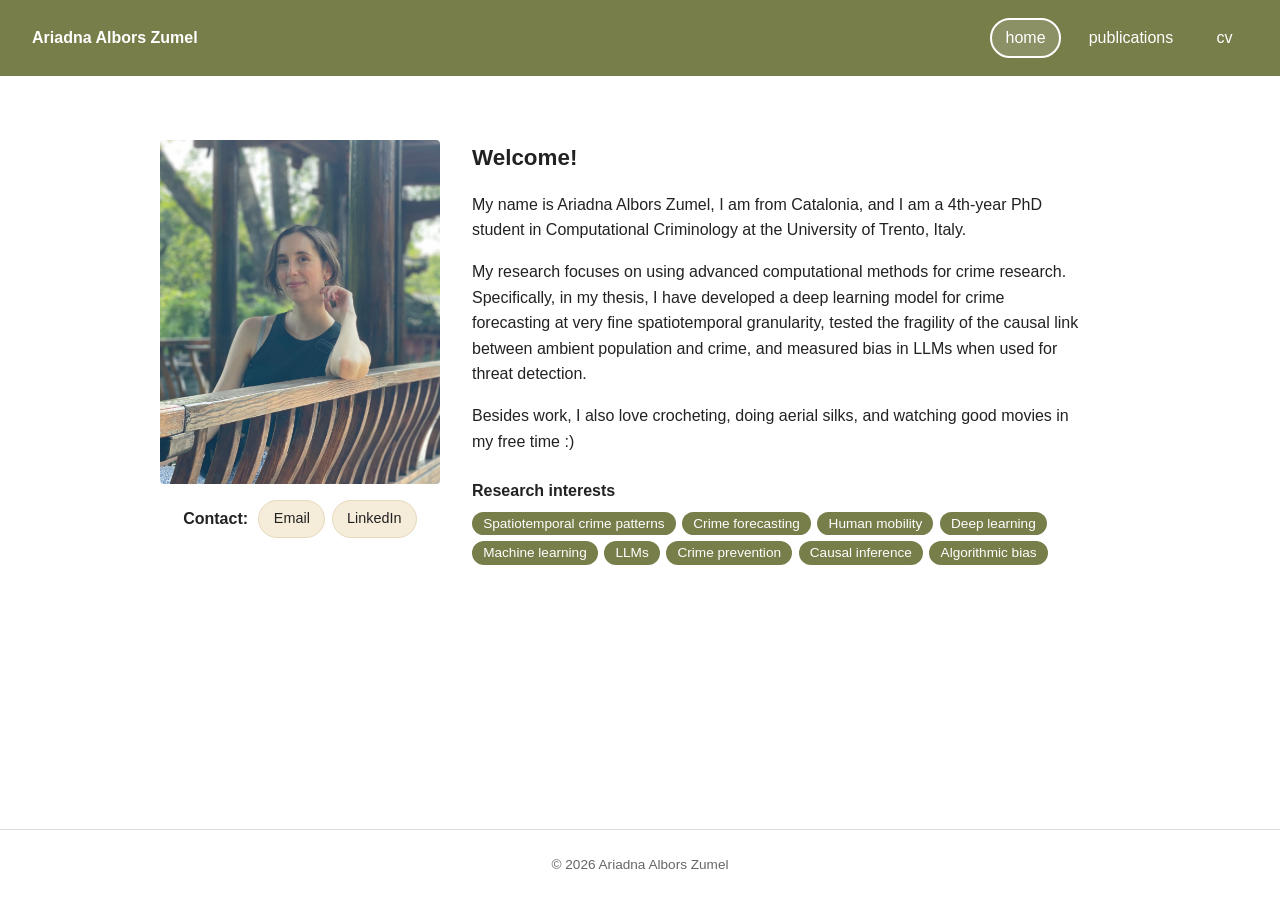
<file: index.html>
<!DOCTYPE html>
<html lang="en">
<head>
  <meta charset="utf-8">
  <meta name="viewport" content="width=device-width, initial-scale=1">
  <title>Ariadna Albors Zumel</title>
  <meta name="description" content="Ariadna Albors Zumel is a PhD student in Computational Criminology at the University of Trento, researching crime forecasting, spatiotemporal crime patterns, and algorithmic bias using deep learning and causal inference.">
  <link rel="canonical" href="https://ariadnaaz.github.io/">
  <meta property="og:type" content="profile">
  <meta property="og:title" content="Ariadna Albors Zumel">
  <meta property="og:description" content="PhD student in Computational Criminology at the University of Trento, researching crime forecasting, spatiotemporal crime patterns, and algorithmic bias.">
  <meta property="og:url" content="https://ariadnaaz.github.io/">
  <meta property="og:image" content="https://ariadnaaz.github.io/assets/main_pic.jpg">
  <meta name="twitter:card" content="summary">
  <meta name="twitter:title" content="Ariadna Albors Zumel">
  <meta name="twitter:description" content="PhD student in Computational Criminology at the University of Trento, researching crime forecasting, spatiotemporal crime patterns, and algorithmic bias.">
  <meta name="twitter:image" content="https://ariadnaaz.github.io/assets/main_pic.jpg">
  <link rel="stylesheet" href="style.css">
  <script type="application/ld+json">
  {
    "@context": "https://schema.org",
    "@type": "Person",
    "name": "Ariadna Albors Zumel",
    "url": "https://ariadnaaz.github.io/",
    "image": "https://ariadnaaz.github.io/assets/main_pic.jpg",
    "jobTitle": "PhD Student in Computational Criminology",
    "affiliation": {
      "@type": "CollegeOrUniversity",
      "name": "University of Trento"
    },
    "email": "mailto:ariadna.alborszumel@unitn.it",
    "sameAs": [
      "https://it.linkedin.com/in/ariadnaaz"
    ],
    "knowsAbout": [
      "Spatiotemporal crime patterns",
      "Crime forecasting",
      "Human mobility",
      "Deep learning",
      "Machine learning",
      "LLMs",
      "Crime prevention",
      "Causal inference",
      "Algorithmic bias"
    ]
  }
  </script>
</head>
<body>
  <nav>
    <a class="brand" href="index.html">Ariadna Albors Zumel</a>
    <input type="checkbox" id="nav-toggle" class="nav-toggle">
    <label for="nav-toggle" class="nav-toggle-btn" aria-label="Toggle menu">
      <span></span><span></span><span></span>
    </label>
    <ul>
      <li><a href="index.html" aria-current="page">Home</a></li>
      <li><a href="publications.html">Publications</a></li>
      <li><a href="cv.html">CV</a></li>
    </ul>
  </nav>
  <main class="home">
    <div class="intro">
      <div class="intro-left">
        <img class="intro-pic" src="assets/main_pic.jpg" alt="Ariadna Albors Zumel">
        <div class="intro-contact">
          <span class="intro-contact-label">Contact:</span>
          <a class="btn btn-slim" href="mailto:ariadna.alborszumel@unitn.it">Email</a>
          <a class="btn btn-slim" href="https://it.linkedin.com/in/ariadnaaz"
             target="_blank" rel="noopener">LinkedIn</a>
        </div>
      </div>
      <div class="intro-text">
        <h1>Welcome!</h1>
        <p>
          My name is Ariadna Albors Zumel, I am from Catalonia, and I am a
          4th-year PhD student in Computational Criminology at the University
          of Trento, Italy.
        </p>
        <p>
          My research focuses on using advanced computational methods for crime
          research. Specifically, in my thesis, I have developed a deep learning
          model for crime forecasting at very fine spatiotemporal granularity,
          tested the fragility of the causal link between ambient population and
          crime, and measured bias in LLMs when used for threat detection.
        </p>
        <p>
          Besides work, I also love crocheting, doing aerial silks, and
          watching good movies in my free time :)
        </p>
        <div class="intro-interests">
          <p class="intro-interests-label">Research interests</p>
          <ul class="cv-tags">
            <li>Spatiotemporal crime patterns</li>
            <li>Crime forecasting</li>
            <li>Human mobility</li>
            <li>Deep learning</li>
            <li>Machine learning</li>
            <li>LLMs</li>
            <li>Crime prevention</li>
            <li>Causal inference</li>
            <li>Algorithmic bias</li>
          </ul>
        </div>
      </div>
    </div>
  </main>
  <footer>
    &copy; 2026 Ariadna Albors Zumel
  </footer>
</body>
</html>
</file>
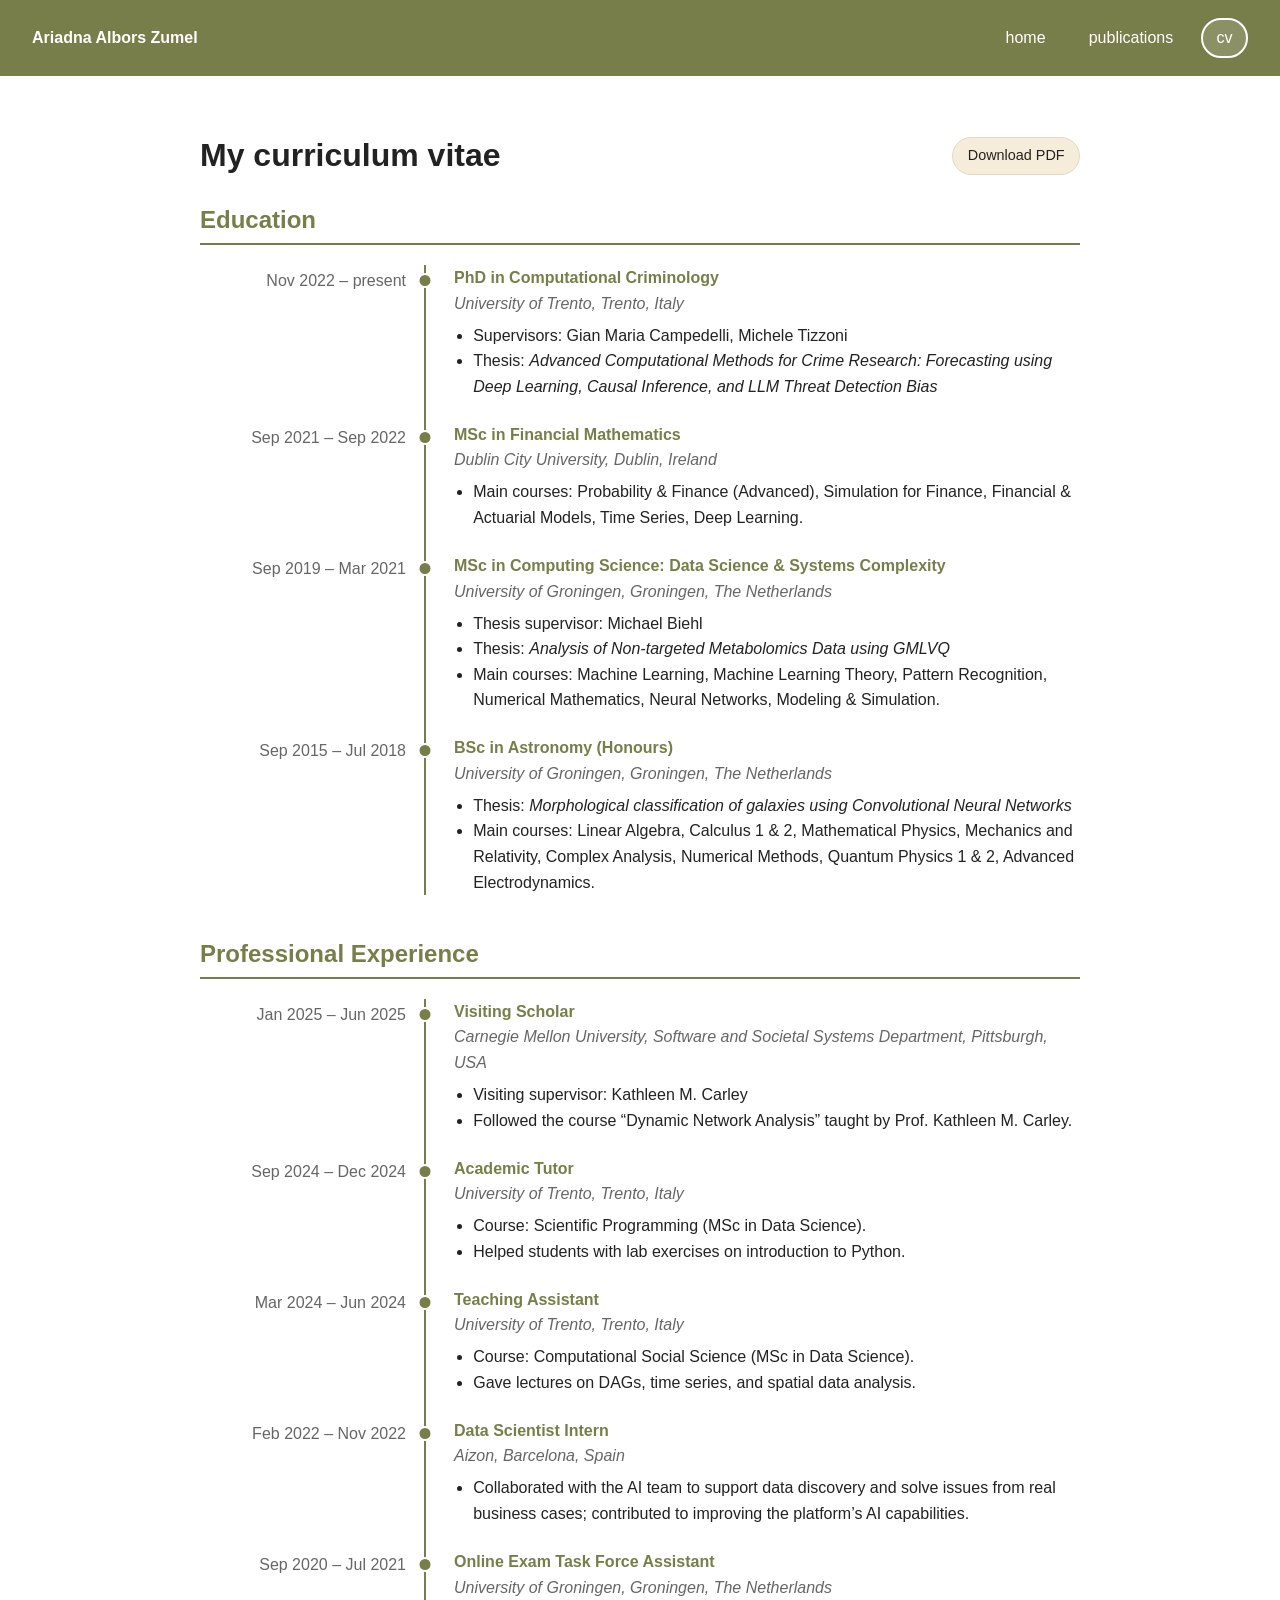
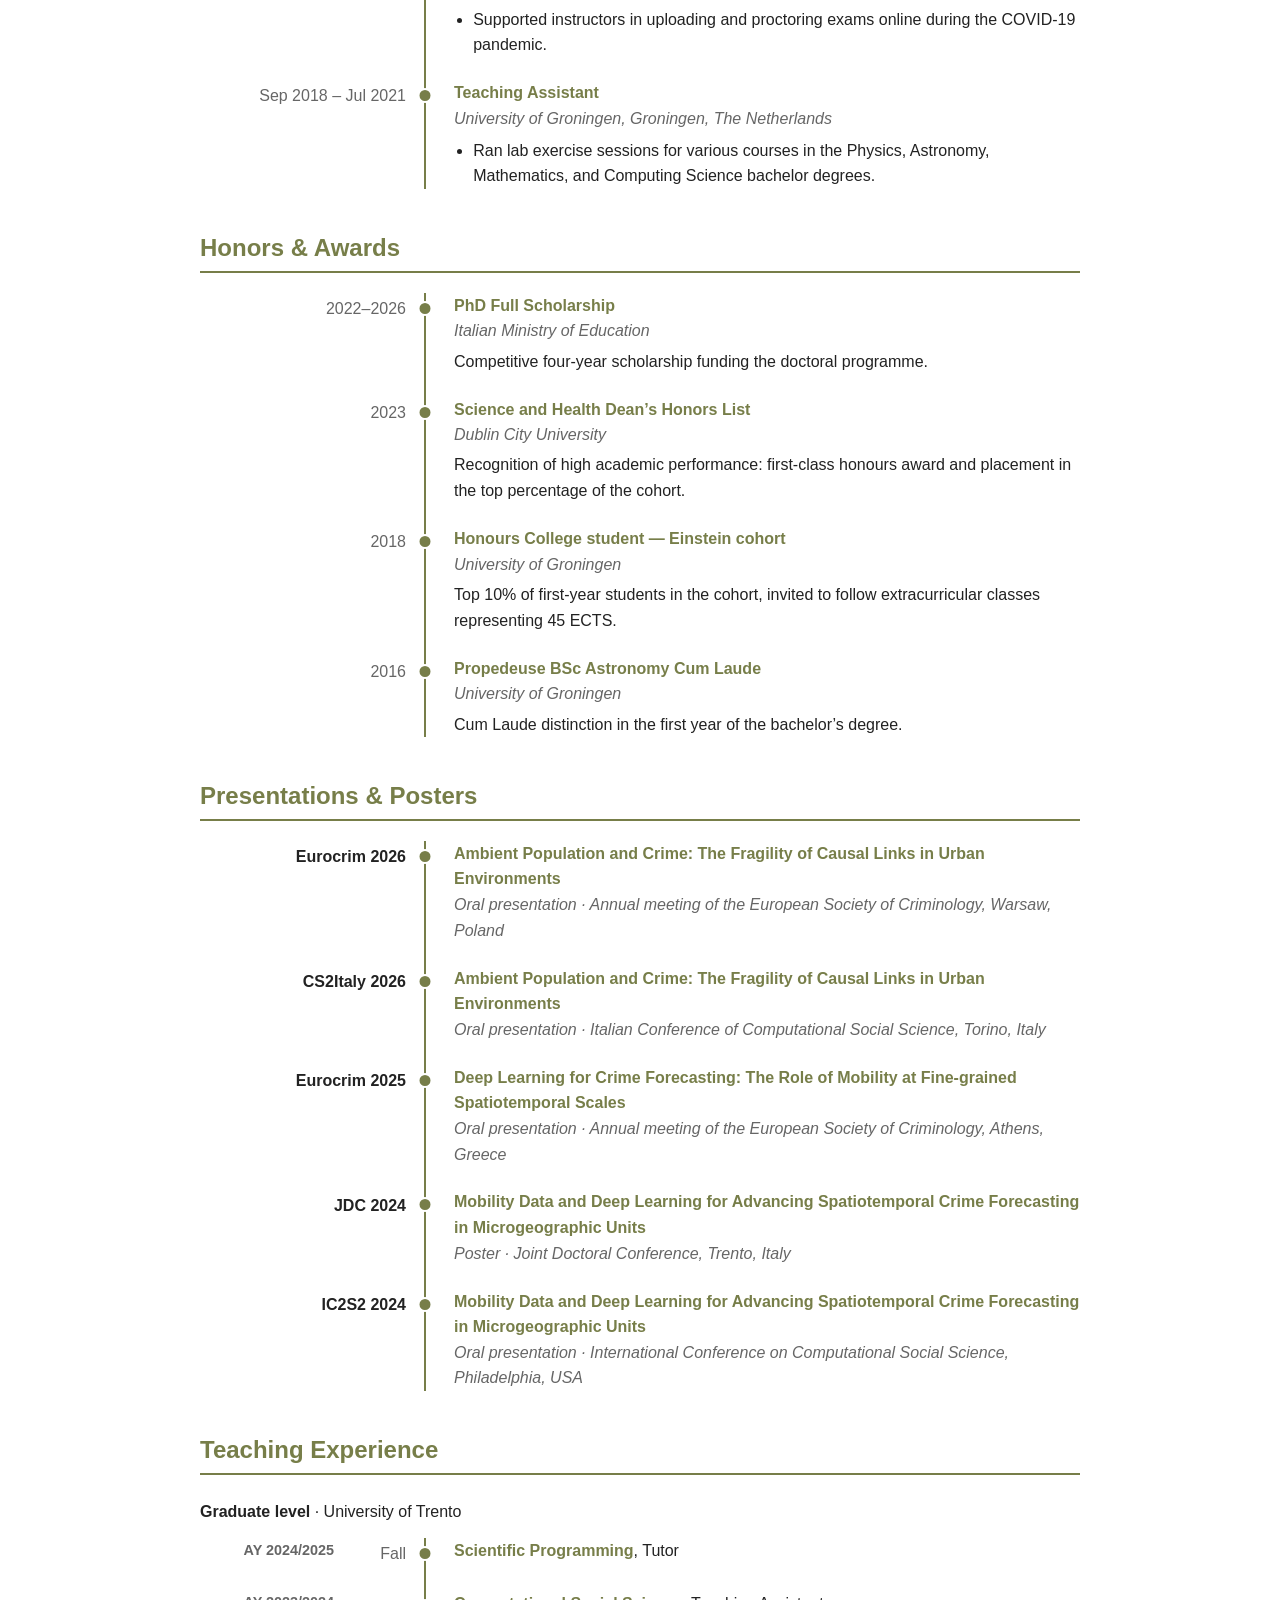
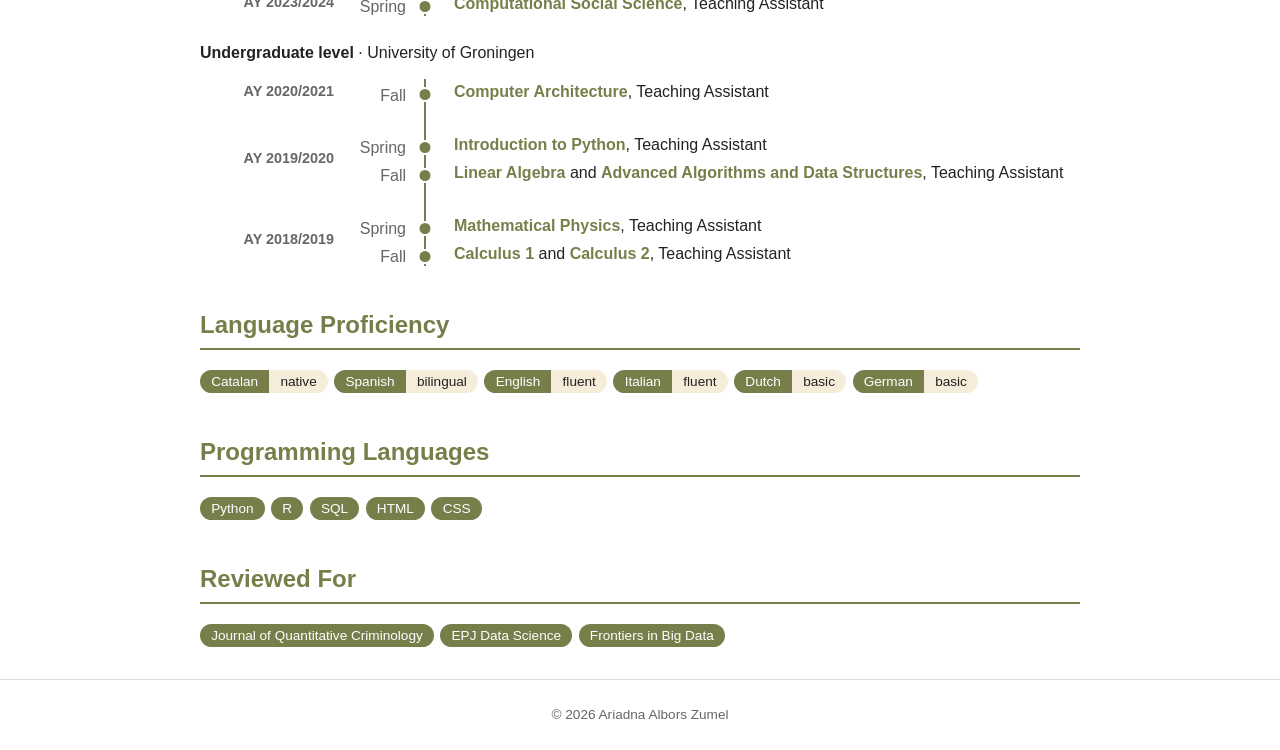
<file: cv.html>
<!DOCTYPE html>
<html lang="en">
<head>
  <meta charset="utf-8">
  <meta name="viewport" content="width=device-width, initial-scale=1">
  <title>CV — Ariadna Albors Zumel</title>
  <meta name="description" content="CV of Ariadna Albors Zumel, PhD student in Computational Criminology at the University of Trento, specializing in crime forecasting and computational social science.">
  <link rel="canonical" href="https://ariadnaaz.github.io/cv.html">
  <meta property="og:type" content="website">
  <meta property="og:title" content="CV — Ariadna Albors Zumel">
  <meta property="og:description" content="CV of Ariadna Albors Zumel, PhD student in Computational Criminology at the University of Trento.">
  <meta property="og:url" content="https://ariadnaaz.github.io/cv.html">
  <link rel="stylesheet" href="style.css">
</head>
<body>
  <nav>
    <a class="brand" href="index.html">Ariadna Albors Zumel</a>
    <input type="checkbox" id="nav-toggle" class="nav-toggle">
    <label for="nav-toggle" class="nav-toggle-btn" aria-label="Toggle menu">
      <span></span><span></span><span></span>
    </label>
    <ul>
      <li><a href="index.html">Home</a></li>
      <li><a href="publications.html">Publications</a></li>
      <li><a href="cv.html" aria-current="page">CV</a></li>
    </ul>
  </nav>
  <main class="cv">
    <div class="cv-header">
      <h1>My curriculum vitae</h1>
      <a class="btn" href="assets/CV_AriadnaAlbors.pdf" download>Download PDF</a>
    </div>

    <section class="cv-tl cv-tl-ranges">
      <h2>Education</h2>
      <div class="cv-tl-track">

      <div class="cv-entry">
        <div class="cv-entry-head">
          <span class="cv-role">PhD in Computational Criminology</span>
          <span class="cv-date">Nov 2022 – present</span>
        </div>
        <div class="cv-place">University of Trento, Trento, Italy</div>
        <ul>
          <li>Supervisors: Gian Maria Campedelli, Michele Tizzoni</li>
          <li>
            Thesis: <em>Advanced Computational Methods for Crime Research:
            Forecasting using Deep Learning, Causal Inference, and LLM Threat
            Detection Bias</em>
          </li>
        </ul>
      </div>

      <div class="cv-entry">
        <div class="cv-entry-head">
          <span class="cv-role">MSc in Financial Mathematics</span>
          <span class="cv-date">Sep 2021 – Sep 2022</span>
        </div>
        <div class="cv-place">Dublin City University, Dublin, Ireland</div>
        <ul>
          <li>
            Main courses: Probability &amp; Finance (Advanced), Simulation for
            Finance, Financial &amp; Actuarial Models, Time Series, Deep Learning.
          </li>
        </ul>
      </div>

      <div class="cv-entry">
        <div class="cv-entry-head">
          <span class="cv-role">MSc in Computing Science: Data Science &amp; Systems Complexity</span>
          <span class="cv-date">Sep 2019 – Mar 2021</span>
        </div>
        <div class="cv-place">University of Groningen, Groningen, The Netherlands</div>
        <ul>
          <li>Thesis supervisor: Michael Biehl</li>
          <li>Thesis: <em>Analysis of Non-targeted Metabolomics Data using GMLVQ</em></li>
          <li>
            Main courses: Machine Learning, Machine Learning Theory, Pattern
            Recognition, Numerical Mathematics, Neural Networks, Modeling &amp;
            Simulation.
          </li>
        </ul>
      </div>

      <div class="cv-entry">
        <div class="cv-entry-head">
          <span class="cv-role">BSc in Astronomy (Honours)</span>
          <span class="cv-date">Sep 2015 – Jul 2018</span>
        </div>
        <div class="cv-place">University of Groningen, Groningen, The Netherlands</div>
        <ul>
          <li>
            Thesis: <em>Morphological classification of galaxies using
            Convolutional Neural Networks</em>
          </li>
          <li>
            Main courses: Linear Algebra, Calculus 1 &amp; 2, Mathematical
            Physics, Mechanics and Relativity, Complex Analysis, Numerical
            Methods, Quantum Physics 1 &amp; 2, Advanced Electrodynamics.
          </li>
        </ul>
      </div>

      </div>
    </section>

    <section class="cv-tl cv-tl-ranges">
      <h2>Professional Experience</h2>
      <div class="cv-tl-track">

      <div class="cv-entry">
        <div class="cv-entry-head">
          <span class="cv-role">Visiting Scholar</span>
          <span class="cv-date">Jan 2025 – Jun 2025</span>
        </div>
        <div class="cv-place">
          Carnegie Mellon University, Software and Societal Systems Department,
          Pittsburgh, USA
        </div>
        <ul>
          <li>Visiting supervisor: Kathleen M. Carley</li>
          <li>Followed the course &ldquo;Dynamic Network Analysis&rdquo; taught by Prof. Kathleen M. Carley.</li>
        </ul>
      </div>

      <div class="cv-entry">
        <div class="cv-entry-head">
          <span class="cv-role">Academic Tutor</span>
          <span class="cv-date">Sep 2024 – Dec 2024</span>
        </div>
        <div class="cv-place">University of Trento, Trento, Italy</div>
        <ul>
          <li>Course: Scientific Programming (MSc in Data Science).</li>
          <li>Helped students with lab exercises on introduction to Python.</li>
        </ul>
      </div>

      <div class="cv-entry">
        <div class="cv-entry-head">
          <span class="cv-role">Teaching Assistant</span>
          <span class="cv-date">Mar 2024 – Jun 2024</span>
        </div>
        <div class="cv-place">University of Trento, Trento, Italy</div>
        <ul>
          <li>Course: Computational Social Science (MSc in Data Science).</li>
          <li>Gave lectures on DAGs, time series, and spatial data analysis.</li>
        </ul>
      </div>

      <div class="cv-entry">
        <div class="cv-entry-head">
          <span class="cv-role">Data Scientist Intern</span>
          <span class="cv-date">Feb 2022 – Nov 2022</span>
        </div>
        <div class="cv-place">Aizon, Barcelona, Spain</div>
        <ul>
          <li>
            Collaborated with the AI team to support data discovery and solve
            issues from real business cases; contributed to improving the
            platform&rsquo;s AI capabilities.
          </li>
        </ul>
      </div>

      <div class="cv-entry">
        <div class="cv-entry-head">
          <span class="cv-role">Online Exam Task Force Assistant</span>
          <span class="cv-date">Sep 2020 – Jul 2021</span>
        </div>
        <div class="cv-place">University of Groningen, Groningen, The Netherlands</div>
        <ul>
          <li>Supported instructors in uploading and proctoring exams online during the COVID-19 pandemic.</li>
        </ul>
      </div>

      <div class="cv-entry">
        <div class="cv-entry-head">
          <span class="cv-role">Teaching Assistant</span>
          <span class="cv-date">Sep 2018 – Jul 2021</span>
        </div>
        <div class="cv-place">University of Groningen, Groningen, The Netherlands</div>
        <ul>
          <li>
            Ran lab exercise sessions for various courses in the Physics,
            Astronomy, Mathematics, and Computing Science bachelor degrees.
          </li>
        </ul>
      </div>

      </div>
    </section>

    <section class="cv-tl">
      <h2>Honors &amp; Awards</h2>
      <div class="cv-tl-track">

      <div class="cv-entry">
        <div class="cv-entry-head">
          <span class="cv-role">PhD Full Scholarship</span>
          <span class="cv-date">2022&ndash;2026</span>
        </div>
        <div class="cv-place">Italian Ministry of Education</div>
        <p>Competitive four-year scholarship funding the doctoral programme.</p>
      </div>

      <div class="cv-entry">
        <div class="cv-entry-head">
          <span class="cv-role">Science and Health Dean&rsquo;s Honors List</span>
          <span class="cv-date">2023</span>
        </div>
        <div class="cv-place">Dublin City University</div>
        <p>
          Recognition of high academic performance: first-class honours award
          and placement in the top percentage of the cohort.
        </p>
      </div>

      <div class="cv-entry">
        <div class="cv-entry-head">
          <span class="cv-role">Honours College student — Einstein cohort</span>
          <span class="cv-date">2018</span>
        </div>
        <div class="cv-place">University of Groningen</div>
        <p>
          Top 10% of first-year students in the cohort, invited to follow
          extracurricular classes representing 45 ECTS.
        </p>
      </div>

      <div class="cv-entry">
        <div class="cv-entry-head">
          <span class="cv-role">Propedeuse BSc Astronomy Cum Laude</span>
          <span class="cv-date">2016</span>
        </div>
        <div class="cv-place">University of Groningen</div>
        <p>Cum Laude distinction in the first year of the bachelor&rsquo;s degree.</p>
      </div>

      </div>
    </section>

    <section class="cv-tl cv-tl-confs">
      <h2>Presentations &amp; Posters</h2>
      <div class="cv-tl-track">

      <div class="cv-entry">
        <div class="cv-entry-head">
          <span class="cv-role">Ambient Population and Crime: The Fragility of
          Causal Links in Urban Environments</span>
          <span class="cv-date">Eurocrim 2026</span>
        </div>
        <div class="cv-place">Oral presentation &middot; Annual meeting of the
        European Society of Criminology, Warsaw, Poland</div>
      </div>

      <div class="cv-entry">
        <div class="cv-entry-head">
          <span class="cv-role">Ambient Population and Crime: The Fragility of
          Causal Links in Urban Environments</span>
          <span class="cv-date">CS2Italy 2026</span>
        </div>
        <div class="cv-place">Oral presentation &middot; Italian Conference of
        Computational Social Science, Torino, Italy</div>
      </div>

      <div class="cv-entry">
        <div class="cv-entry-head">
          <span class="cv-role">Deep Learning for Crime Forecasting: The Role of
          Mobility at Fine-grained Spatiotemporal Scales</span>
          <span class="cv-date">Eurocrim 2025</span>
        </div>
        <div class="cv-place">Oral presentation &middot; Annual meeting of the
        European Society of Criminology, Athens, Greece</div>
      </div>

      <div class="cv-entry">
        <div class="cv-entry-head">
          <span class="cv-role">Mobility Data and Deep Learning for Advancing
          Spatiotemporal Crime Forecasting in Microgeographic Units</span>
          <span class="cv-date">JDC 2024</span>
        </div>
        <div class="cv-place">Poster &middot; Joint Doctoral Conference, Trento,
        Italy</div>
      </div>

      <div class="cv-entry">
        <div class="cv-entry-head">
          <span class="cv-role">Mobility Data and Deep Learning for Advancing
          Spatiotemporal Crime Forecasting in Microgeographic Units</span>
          <span class="cv-date">IC2S2 2024</span>
        </div>
        <div class="cv-place">Oral presentation &middot; International Conference
        on Computational Social Science, Philadelphia, USA</div>
      </div>

      </div>
    </section>

    <section class="cv-tl">
      <h2>Teaching Experience</h2>

      <h3>Graduate level <span class="cv-h3-note">&middot; University of Trento</span></h3>
      <div class="cv-tl-track">

        <div class="cv-ay">
          <span class="cv-ay-label">AY 2024/2025</span>
          <div class="cv-entry">
            <div class="cv-entry-head">
              <span class="cv-role">Scientific Programming</span><span class="cv-role-pos">, Tutor</span>
              <span class="cv-date">Fall</span>
            </div>
          </div>
        </div>

        <div class="cv-ay">
          <span class="cv-ay-label">AY 2023/2024</span>
          <div class="cv-entry">
            <div class="cv-entry-head">
              <span class="cv-role">Computational Social Science</span><span class="cv-role-pos">, Teaching Assistant</span>
              <span class="cv-date">Spring</span>
            </div>
          </div>
        </div>

      </div>

      <h3>Undergraduate level <span class="cv-h3-note">&middot; University of Groningen</span></h3>
      <div class="cv-tl-track">

        <div class="cv-ay">
          <span class="cv-ay-label">AY 2020/2021</span>
          <div class="cv-entry">
            <div class="cv-entry-head">
              <span class="cv-role">Computer Architecture</span><span class="cv-role-pos">, Teaching Assistant</span>
              <span class="cv-date">Fall</span>
            </div>
          </div>
        </div>

        <div class="cv-ay">
          <span class="cv-ay-label">AY 2019/2020</span>
          <div class="cv-entry">
            <div class="cv-entry-head">
              <span class="cv-role">Introduction to Python</span><span class="cv-role-pos">, Teaching Assistant</span>
              <span class="cv-date">Spring</span>
            </div>
          </div>
          <div class="cv-entry">
            <div class="cv-entry-head">
              <span class="cv-role">Linear Algebra</span><span class="cv-role-pos"> and </span><span class="cv-role">Advanced Algorithms and Data Structures</span><span class="cv-role-pos">, Teaching Assistant</span>
              <span class="cv-date">Fall</span>
            </div>
          </div>
        </div>

        <div class="cv-ay">
          <span class="cv-ay-label">AY 2018/2019</span>
          <div class="cv-entry">
            <div class="cv-entry-head">
              <span class="cv-role">Mathematical Physics</span><span class="cv-role-pos">, Teaching Assistant</span>
              <span class="cv-date">Spring</span>
            </div>
          </div>
          <div class="cv-entry">
            <div class="cv-entry-head">
              <span class="cv-role">Calculus 1</span><span class="cv-role-pos"> and </span><span class="cv-role">Calculus 2</span><span class="cv-role-pos">, Teaching Assistant</span>
              <span class="cv-date">Fall</span>
            </div>
          </div>
        </div>

      </div>
    </section>

    <section>
      <h2>Language Proficiency</h2>
      <ul class="cv-tags cv-langs">
        <li><span class="lang">Catalan</span><span class="level">native</span></li>
        <li><span class="lang">Spanish</span><span class="level">bilingual</span></li>
        <li><span class="lang">English</span><span class="level">fluent</span></li>
        <li><span class="lang">Italian</span><span class="level">fluent</span></li>
        <li><span class="lang">Dutch</span><span class="level">basic</span></li>
        <li><span class="lang">German</span><span class="level">basic</span></li>
      </ul>
    </section>

    <section>
      <h2>Programming Languages</h2>
      <ul class="cv-tags">
        <li>Python</li>
        <li>R</li>
        <li>SQL</li>
        <li>HTML</li>
        <li>CSS</li>
      </ul>
    </section>

    <section>
      <h2>Reviewed For</h2>
      <ul class="cv-tags">
        <li>Journal of Quantitative Criminology</li>
        <li>EPJ Data Science</li>
        <li>Frontiers in Big Data</li>
      </ul>
    </section>
  </main>
  <footer>
    &copy; 2026 Ariadna Albors Zumel
  </footer>
</body>
</html>
</file>
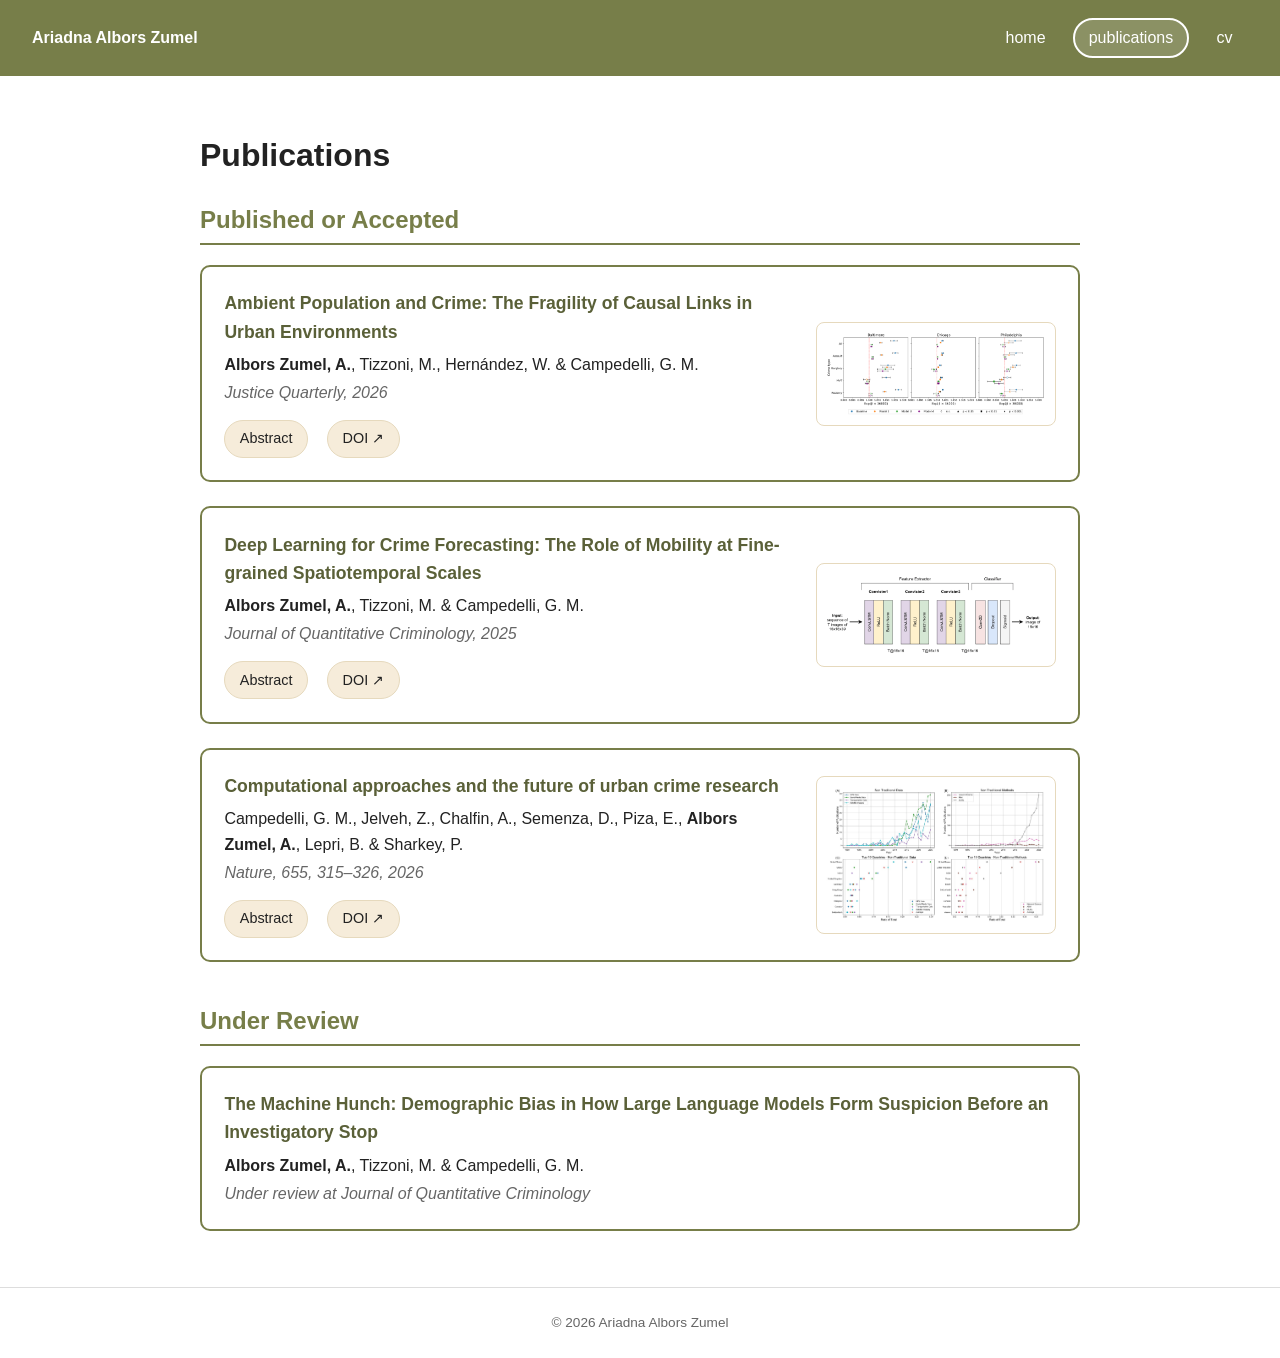
<file: publications.html>
<!DOCTYPE html>
<html lang="en">
<head>
  <meta charset="utf-8">
  <meta name="viewport" content="width=device-width, initial-scale=1">
  <title>Publications — Ariadna Albors Zumel</title>
  <meta name="description" content="Publications by Ariadna Albors Zumel on crime forecasting, spatiotemporal crime patterns, and algorithmic bias, including work published in Nature.">
  <link rel="canonical" href="https://ariadnaaz.github.io/publications.html">
  <meta property="og:type" content="website">
  <meta property="og:title" content="Publications — Ariadna Albors Zumel">
  <meta property="og:description" content="Publications by Ariadna Albors Zumel on crime forecasting, spatiotemporal crime patterns, and algorithmic bias.">
  <meta property="og:url" content="https://ariadnaaz.github.io/publications.html">
  <link rel="stylesheet" href="style.css">
</head>
<body>
  <nav>
    <a class="brand" href="index.html">Ariadna Albors Zumel</a>
    <input type="checkbox" id="nav-toggle" class="nav-toggle">
    <label for="nav-toggle" class="nav-toggle-btn" aria-label="Toggle menu">
      <span></span><span></span><span></span>
    </label>
    <ul>
      <li><a href="index.html">Home</a></li>
      <li><a href="publications.html" aria-current="page">Publications</a></li>
      <li><a href="cv.html">CV</a></li>
    </ul>
  </nav>
  <main class="pubs">
    <h1>Publications</h1>

    <section>
      <h2>Published or Accepted</h2>

      <article class="pub">
        <div class="pub-row">
        <div class="pub-main">
          <h3 class="pub-title">
            Ambient Population and Crime: The Fragility of Causal Links in Urban
            Environments
          </h3>
          <p class="pub-authors">
            <strong>Albors Zumel, A.</strong>, Tizzoni, M., Hern&aacute;ndez, W.
            &amp; Campedelli, G. M.
          </p>
          <p class="pub-venue">Justice Quarterly, 2026</p>
          <div class="pub-actions">
            <details class="pub-abstract">
              <summary class="btn">Abstract</summary>
            </details>
            <a class="btn" href="https://doi.org/10.1080/07418825.2026.2747582"
               target="_blank" rel="noopener">DOI &#8599;</a>
          </div>
        </div>
        <a class="pub-fig-link" href="assets/fig-causal.png" target="_blank" rel="noopener">
          <img class="pub-fig" src="assets/fig-causal.png"
               alt="Estimated effects of ambient population on crime by crime
               type in Baltimore, Chicago and Philadelphia, comparing a baseline
               and three increasingly rigorous models">
        </a>
        </div>
        <div class="pub-abstract-body">
            <p>
              The relationship between ambient population and crime has long
              been studied, with competing theories suggesting that pedestrian
              activity may enhance guardianship and informal surveillance, but
              also increase suitable targets. Yet, empirical evidence remains
              mainly correlational, despite causal identification being
              essential for policy. We assess how robustly this link can be
              causally identified using high-resolution smartphone-derived
              footfall data from Baltimore, Chicago, and Philadelphia
              (2023&ndash;2025), estimating increasingly rigorous
              models&mdash;from na&iuml;ve baselines to two-stage residual
              inclusion with distributed lags, fixed effects, and spatial
              spillovers. The estimated associations remain small and
              essentially unchanged after addressing endogeneity, while
              precision drops. The few significant effects are sensitive to
              crime type, temporal granularity, and context, and none survives
              multiple-testing correction. This fragility reflects
              operationalization, not theory: competing mechanisms move with
              headcounts, but in opposite directions, making null and
              offsetting effects indistinguishable. Ambient population should
              therefore be measured by who is present, where, and why, not how
              many.
            </p>
        </div>
      </article>

      <article class="pub">
        <div class="pub-row">
        <div class="pub-main">
          <h3 class="pub-title">
            Deep Learning for Crime Forecasting: The Role of Mobility at
            Fine-grained Spatiotemporal Scales
          </h3>
          <p class="pub-authors">
            <strong>Albors Zumel, A.</strong>, Tizzoni, M. &amp; Campedelli, G. M.
          </p>
          <p class="pub-venue">Journal of Quantitative Criminology, 2025</p>
          <div class="pub-actions">
            <details class="pub-abstract">
              <summary class="btn">Abstract</summary>
            </details>
            <a class="btn" href="https://doi.org/10.1007/s10940-025-09629-3"
               target="_blank" rel="noopener">DOI &#8599;</a>
          </div>
        </div>
        <a class="pub-fig-link" href="assets/fig-forecasting.png" target="_blank" rel="noopener">
          <img class="pub-fig" src="assets/fig-forecasting.png"
               alt="Model architecture: a ConvLSTM feature extractor of three
               ConvLSTM/ReLU/Batch-Norm blocks feeding a Conv2D/Dropout/Sigmoid
               classifier">
        </a>
        </div>
        <div class="pub-abstract-body">
            <p>
              <strong>Objectives.</strong> To develop a deep learning framework
              to evaluate if and how incorporating micro-level mobility features,
              alongside historical crime and sociodemographic data, enhances
              predictive performance in crime forecasting at fine-grained spatial
              and temporal resolutions.
            </p>
            <p>
              <strong>Methods.</strong> We advance the literature on
              computational methods and crime forecasting by focusing on four
              U.S. cities (i.e., Baltimore, Chicago, Los Angeles, and
              Philadelphia). We employ crime incident data obtained from each
              city&rsquo;s police department, combined with sociodemographic data
              from the American Community Survey and human mobility data from
              Advan, collected from 2019 to 2023. This data is aggregated into
              grids with equally sized cells of 0.077 sq. miles (0.2 sq. kms) and
              used to train our deep learning forecasting model, a Convolutional
              Long Short-Term Memory (ConvLSTM) network, which predicts crime
              occurrences 12 hours ahead using 14-day and 2-day input sequences.
              We also compare its performance against three baseline models:
              logistic regression, random forest, and standard LSTM.
            </p>
            <p>
              <strong>Results.</strong> Incorporating mobility features improves
              predictive performance, especially when using shorter input
              sequences. Noteworthy, however, the best results are obtained when
              both mobility and sociodemographic features are used together, with
              our deep learning model achieving the highest recall, precision,
              and F1 score in all four cities, outperforming alternative methods.
              With this configuration, longer input sequences enhance predictions
              for violent crimes, while shorter sequences are more effective for
              property crimes.
            </p>
            <p>
              <strong>Conclusions.</strong> These findings underscore the
              importance of integrating diverse data sources for spatiotemporal
              crime forecasting, mobility included. They also highlight the
              advantages (and limits) of deep learning when dealing with
              fine-grained spatial and temporal scales.
            </p>
        </div>
      </article>

      <article class="pub">
        <div class="pub-row">
        <div class="pub-main">
          <h3 class="pub-title">
            Computational approaches and the future of urban crime research
          </h3>
          <p class="pub-authors">
            Campedelli, G. M., Jelveh, Z., Chalfin, A., Semenza, D., Piza, E.,
            <strong>Albors Zumel, A.</strong>, Lepri, B. &amp; Sharkey, P.
          </p>
          <p class="pub-venue">Nature, 655, 315&ndash;326, 2026</p>
          <div class="pub-actions">
            <details class="pub-abstract">
              <summary class="btn">Abstract</summary>
            </details>
            <a class="btn" href="https://doi.org/10.1038/s41586-026-10622-4"
               target="_blank" rel="noopener">DOI &#8599;</a>
          </div>
        </div>
        <a class="pub-fig-link" href="assets/fig-nature.png" target="_blank" rel="noopener">
          <img class="pub-fig" src="assets/fig-nature.png"
               alt="Overview of non-traditional data sources and computational
               methods for urban crime research and their typical research
               goals">
        </a>
        </div>
        <div class="pub-abstract-body">
            <p>
              Urban environments have long been a central focus for crime
              researchers across diverse disciplines. Over the past few decades,
              this heterogeneous area of inquiry has experienced substantial
              methodological and empirical change, driven by the emergence of
              novel datasets and the increasing use of flexible computational
              methods. In this Review, we take stock of this evolution and
              examine the potential that these developments hold for advancing
              urban crime research, while also addressing the persistent
              challenges that continue to shape the field. Building on this
              overview, we emphasize the promise that computational methods offer
              for more rigorous causal inference beyond traditional prediction
              tasks. Finally, we outline three key directions for future research
              to ensure that new data and computational tools are used
              effectively: greater integration across disciplines, improved open
              science standards and a broader scope of inquiry beyond Western
              contexts. In doing so, we aim to support more rigorous research and
              inform the development of more effective policies for safer and
              more sustainable cities worldwide.
            </p>
        </div>
      </article>
    </section>

    <section>
      <h2>Under Review</h2>

      <article class="pub">
        <div class="pub-main">
          <h3 class="pub-title">
            The Machine Hunch: Demographic Bias in How Large Language Models Form
            Suspicion Before an Investigatory Stop
          </h3>
          <p class="pub-authors">
            <strong>Albors Zumel, A.</strong>, Tizzoni, M. &amp; Campedelli, G. M.
          </p>
          <p class="pub-venue">Under review at Journal of Quantitative Criminology</p>
        </div>
      </article>
    </section>
  </main>
  <footer>
    &copy; 2026 Ariadna Albors Zumel
  </footer>
</body>
</html>
</file>
<file: style.css>
:root {
  --nav-bg: #777E49;
  --nav-fg: #ffffff;
  --text: #222222;
  --bg: #ffffff;
  --link: #5a6038;
  --font-body: Arial, Helvetica, sans-serif;
  --column-width: 42rem;
  --home-width: 58rem;
  --nav-pad-x: 2rem;
  --muted: #666666;
  --rule: #dddddd;
  --card-bg: #f6ecda;
  --card-border: #e6d9bd;
  --btn-active: #5B3000;
}

* {
  box-sizing: border-box;
}

body {
  margin: 0;
  font-family: var(--font-body);
  color: var(--text);
  background: var(--bg);
  line-height: 1.6;
  min-height: 100vh;
  display: flex;
  flex-direction: column;
}

main {
  flex: 1 0 auto;
}

nav {
  background: var(--nav-bg);
  padding: 1.15rem var(--nav-pad-x);
  display: flex;
  flex-wrap: wrap;
  align-items: center;
  gap: 0.75rem;
}

nav a {
  color: var(--nav-fg);
  text-decoration: none;
}

nav .brand {
  font-weight: bold;
  margin-right: auto;
}

nav .brand:hover {
  text-decoration: underline;
}

nav ul {
  list-style: none;
  margin: 0;
  padding: 0;
  display: flex;
  gap: 0.75rem;
  align-items: center;
}

nav li {
  text-transform: lowercase;
}

nav ul a {
  display: inline-block;
  padding: 0.3rem 0.85rem;
  border: 2px solid transparent;
  border-radius: 999px;
  transition: border-color 0.15s ease, background-color 0.15s ease;
}

nav ul a:hover {
  border-color: rgba(255, 255, 255, 0.6);
}

nav ul a[aria-current="page"] {
  border-color: var(--nav-fg);
  background: rgba(255, 255, 255, 0.15);
}

/* Mobile hamburger menu — pure CSS, toggled by the hidden checkbox */
.nav-toggle {
  position: absolute;
  width: 1px;
  height: 1px;
  opacity: 0;
  pointer-events: none;
}

.nav-toggle-btn {
  display: none;
  flex-direction: column;
  justify-content: center;
  gap: 5px;
  width: 2.4rem;
  height: 2.4rem;
  padding: 0.5rem;
  cursor: pointer;
  border: 2px solid rgba(255, 255, 255, 0.55);
  border-radius: 4px;
}

.nav-toggle-btn span {
  display: block;
  height: 2px;
  background: var(--nav-fg);
  border-radius: 2px;
}

.nav-toggle:focus-visible ~ .nav-toggle-btn {
  border-color: var(--nav-fg);
}

@media (max-width: 40rem) {
  /* Brand stays centered across the whole bar; the toggle button floats
     over the right edge and doesn't shift it. */
  nav {
    position: relative;
    justify-content: center;
    padding-left: 1.25rem;
    padding-right: 1.25rem;
  }

  nav .brand {
    margin: 0;
    text-align: center;
  }

  .nav-toggle-btn {
    display: flex;
    position: absolute;
    top: 0.75rem;
    right: 1rem;
  }

  nav ul {
    flex-basis: 100%;
    display: none;
    flex-direction: column;
    align-items: stretch;
    gap: 0.3rem;
  }

  .nav-toggle:checked ~ ul {
    display: flex;
    border-top: 1px solid rgba(255, 255, 255, 0.35);
    margin-top: 0.15rem;
    padding-top: 0.7rem;
  }

  nav ul a {
    display: block;
  }
}

main {
  max-width: var(--column-width);
  margin: 0 auto;
  padding: 2rem 1.5rem;
}

a {
  color: var(--link);
}

footer {
  flex-shrink: 0;
  padding: 1.5rem;
  border-top: 1px solid var(--rule);
  color: var(--muted);
  font-size: 0.85rem;
  text-align: center;
}

.intro {
  display: flex;
  gap: 2rem;
  align-items: flex-start;
}

.intro-left {
  flex-shrink: 0;
  width: 280px;
  margin-left: -2.5rem;
  margin-top: 2rem;
}

.intro-pic {
  display: block;
  width: 100%;
  border-radius: 4px;
}

.intro-text {
  margin-top: 2rem;
}

.intro-text h1 {
  margin-top: 0;
  font-size: 1.4rem;
}

.intro-interests {
  margin-top: 1.5rem;
}

.intro-interests-label {
  font-weight: bold;
  margin: 0 0 0.5rem;
}

.intro-contact {
  display: flex;
  flex-wrap: wrap;
  align-items: center;
  justify-content: center;
  gap: 0.4rem;
  margin-top: 1rem;
}

.intro-contact-label {
  font-weight: bold;
  margin-right: 0.25rem;
}

.btn-slim {
  padding: 0.1rem 0.7rem;
  font-size: 0.8rem;
}

@media (max-width: 40rem) {
  .intro {
    flex-direction: column;
    align-items: center;
    text-align: center;
  }

  /* Unwrap .intro-left so the photo and contact block become direct
     flex items of .intro and can be reordered independently. */
  .intro-left {
    display: contents;
  }

  .intro-pic {
    order: 1;
    width: 100%;
    max-width: 240px;
    margin-top: 0;
  }

  .intro-text {
    order: 2;
    margin-top: 0;
  }

  /* Contact drops to the very end of the page on mobile. */
  .intro-contact {
    order: 3;
    margin-top: 0;
    justify-content: center;
  }
}

main.home {
  max-width: var(--home-width);
}

/* CV page */
main.cv {
  max-width: var(--home-width);
}

.cv-header {
  display: flex;
  justify-content: space-between;
  align-items: center;
  gap: 1.5rem;
  flex-wrap: wrap;
  margin-top: 1.4rem;
  margin-bottom: 0.75rem;
}

.cv-header h1 {
  margin: 0;
}

.cv-header .btn {
  flex-shrink: 0;
}

.cv section {
  margin-top: 2.5rem;
}

.cv section:first-of-type {
  margin-top: 0;
}

.cv h2 {
  color: var(--nav-bg);
  border-bottom: 2px solid var(--nav-bg);
  padding-bottom: 0.2rem;
  margin-bottom: 1.25rem;
}

.cv h3 {
  margin: 1.5rem 0 0.85rem;
  font-size: 1rem;
  color: var(--text);
}

.cv-h3-note {
  font-weight: normal;
}

.cv-tl-track .cv-ay {
  position: relative;
  margin-bottom: 1.7rem;
}

.cv-tl-track .cv-ay:last-child {
  margin-bottom: 0;
}

.cv-tl-track .cv-ay .cv-entry {
  margin-bottom: 0.15rem;
}

.cv-tl-track .cv-ay .cv-entry:last-child {
  margin-bottom: 0;
}

.cv-ay-label {
  position: absolute;
  right: calc(100% + 7.5rem);
  top: 50%;
  transform: translateY(-50%);
  white-space: nowrap;
  text-align: right;
  font-size: 0.9rem;
  font-weight: bold;
  color: var(--muted);
}

.cv-tl-track .cv-role-pos {
  font-weight: normal;
  color: var(--text);
}

.cv-entry {
  margin-bottom: 1.25rem;
}

.cv-entry-head {
  display: flex;
  justify-content: space-between;
  gap: 1rem;
  flex-wrap: wrap;
}

.cv-role {
  font-weight: bold;
}

.cv-date {
  color: var(--muted);
  white-space: nowrap;
}

.cv-place {
  color: var(--muted);
  font-style: italic;
}

.cv-entry ul,
.cv-pubs {
  margin: 0.4rem 0 0;
  padding-left: 1.2rem;
}

.cv-entry > p {
  margin: 0.3rem 0 0;
}

.cv-pubs li {
  margin-bottom: 0.7rem;
}

.cv-tags {
  list-style: none;
  margin: 0;
  padding: 0;
  display: flex;
  flex-wrap: wrap;
  gap: 0.4rem;
}

.cv-tags li {
  background: var(--nav-bg);
  color: #fff;
  border-radius: 999px;
  padding: 0.05rem 0.7rem;
  font-size: 0.85rem;
}

.cv-langs li {
  padding: 0;
  background: none;
  display: flex;
  overflow: hidden;
}

.cv-langs .lang {
  background: var(--nav-bg);
  color: #fff;
  padding: 0.05rem 0.7rem;
}

.cv-langs .level {
  background: var(--card-bg);
  color: var(--text);
  padding: 0.05rem 0.7rem;
}

/* CV timeline (Education, Professional Experience, Teaching, Presentations) */
.cv-tl-track {
  position: relative;
  margin-left: 14rem;
  padding-left: 1.75rem;
  border-left: 2px solid var(--nav-bg);
}

.cv-tl-track .cv-entry {
  position: relative;
  margin-bottom: 1.4rem;
}

.cv-tl-track .cv-entry:last-child {
  margin-bottom: 0;
}

.cv-tl-track .cv-entry::before {
  content: "";
  position: absolute;
  left: calc(-1.75rem - 1px);
  top: 0.5rem;
  width: 11px;
  height: 11px;
  border-radius: 50%;
  background: var(--nav-bg);
  border: 2px solid var(--bg);
  transform: translateX(-50%);
}

.cv-tl-track .cv-entry-head {
  display: block;
}

.cv-tl-track .cv-role {
  color: var(--nav-bg);
}

.cv-tl-track .cv-date {
  position: absolute;
  right: calc(100% + 3rem);
  top: 0.2rem;
  white-space: nowrap;
  text-align: right;
}

.cv-tl-confs .cv-tl-track .cv-date {
  font-weight: bold;
  color: var(--text);
}

@media (max-width: 40rem) {
  .cv-entry-head {
    flex-direction: column;
    gap: 0;
  }

  /* Keep the desktop timeline on mobile: line, dots and a left-hand date
     column. Just narrow that column and let the dates wrap so they fit. */
  .cv-tl-track {
    margin-left: 6.25rem;
    padding-left: 1.1rem;
  }

  .cv-tl-track .cv-date {
    right: calc(100% + 1.3rem);
    width: 5.5rem;
    font-size: 0.9rem;
    white-space: normal;
    hyphens: none;
  }

  /* Month-year ranges wrap onto two lines, so left-align them; the
     shorter single-token dates elsewhere stay right-aligned to the rail. */
  .cv-tl-ranges .cv-tl-track .cv-date {
    text-align: left;
  }

  /* Honors, Presentations and Teaching: shorter dates, narrower box. */
  .cv-tl:not(.cv-tl-ranges) .cv-tl-track .cv-date {
    width: 4.5rem;
    right: calc(100% + 1.7rem);
  }

  /* Honors and Teaching dates are single tokens — never wrap them. */
  .cv-tl:not(.cv-tl-ranges):not(.cv-tl-confs) .cv-tl-track .cv-date {
    white-space: nowrap;
  }

  .cv-tl-track .cv-entry::before {
    left: calc(-1.1rem - 1px);
  }

  .cv-ay-label {
    position: static;
    transform: none;
    width: auto;
    text-align: left;
    display: block;
    margin-bottom: 0.5rem;
  }
}

/* Publications page */
main.pubs {
  max-width: var(--home-width);
}

.pubs h1 {
  margin: 1.4rem 0 0.75rem;
}

.pubs section {
  margin-top: 2.5rem;
}

.pubs section:first-of-type {
  margin-top: 0;
}

.pubs h2 {
  color: var(--nav-bg);
  border-bottom: 2px solid var(--nav-bg);
  padding-bottom: 0.2rem;
  margin-bottom: 1.25rem;
}

.pub {
  background: transparent;
  border: 2px solid var(--nav-bg);
  border-radius: 10px;
  padding: 1.4rem;
  margin-bottom: 1.5rem;
}

.pub-row {
  display: flex;
  gap: 1.5rem;
  align-items: center;
}

.pub-main {
  flex: 1;
  min-width: 0;
}

.pub-main > :last-child {
  margin-bottom: 0;
}

.pub-title {
  margin: 0 0 0.4rem;
  font-size: 1.1rem;
  color: var(--link);
}

.pub-authors {
  margin: 0 0 0.15rem;
}

.pub-venue {
  margin: 0 0 0.9rem;
  font-style: italic;
  color: var(--muted);
}

.pub-actions {
  display: flex;
  flex-wrap: wrap;
  gap: 0.6rem;
  align-items: center;
}

.pub-abstract {
  display: contents;
}

.pub-abstract summary {
  list-style: none;
  cursor: pointer;
}

.pub-abstract summary::-webkit-details-marker {
  display: none;
}

.pub-abstract-body {
  display: none;
  margin-top: 0.9rem;
}

.pub-row:has(.pub-abstract[open]) + .pub-abstract-body {
  display: block;
}

.pub-abstract-body p {
  margin: 0;
  font-size: 0.95rem;
  color: var(--muted);
}

.pub-abstract-body p + p {
  margin-top: 0.6rem;
}

.pub-abstract-body strong {
  color: var(--text);
}

.pub-fig-link {
  width: 240px;
  flex-shrink: 0;
  display: block;
  background: #fff;
  padding: 0.6rem;
  border: 1px solid var(--card-border);
  border-radius: 8px;
}

.pub-fig {
  display: block;
  width: 100%;
  border-radius: 4px;
}

.btn {
  display: inline-block;
  padding: 0.4rem 0.9rem;
  border: 1px solid var(--card-border);
  border-radius: 999px;
  background: var(--card-bg);
  color: var(--text);
  font: inherit;
  font-size: 0.9rem;
  text-decoration: none;
  cursor: pointer;
  white-space: nowrap;
}

.btn:hover,
.btn:active {
  background: var(--btn-active);
  color: #fff;
}

.pub-abstract[open] summary.btn {
  background: var(--btn-active);
  color: #fff;
}

@media (max-width: 40rem) {
  .pub-row {
    flex-direction: column;
    align-items: stretch;
  }

  .pub-fig-link {
    width: 100%;
    order: -1;
  }
}
</file>
